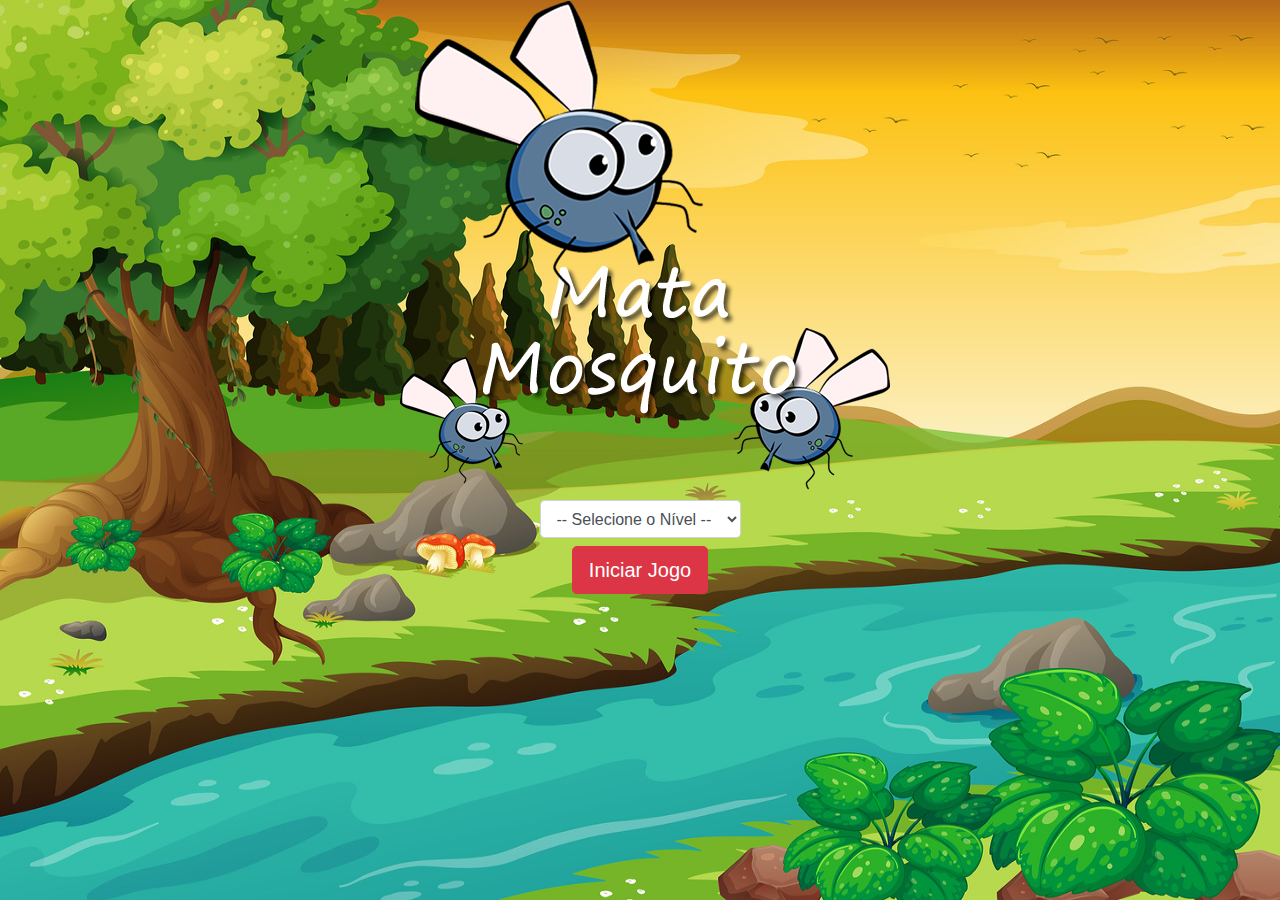
<file: index.html>
<!DOCTYPE html>

<html>
    <head>
        <title>
            
        </title>
        <meta charset="utf-8"/>
        <link rel="stylesheet" href="https://cdn.jsdelivr.net/npm/bootstrap@4.0.0/dist/css/bootstrap.min.css" integrity="sha384-Gn5384xqQ1aoWXA+058RXPxPg6fy4IWvTNh0E263XmFcJlSAwiGgFAW/dAiS6JXm" crossorigin="anonymous">
        </head>
        <link rel="stylesheet" href="estilo.css">
        <script>
            function iniciarJogo() {
                var nivel = document.getElementById('nivel').value     

                if(nivel === '') {
                    alert('Selecione um nível para iniciar o jogo')
                    return false
                }

                window.location.href = 'matamosquito.html?' + nivel
            }
        </script>
    <body>
        <div class="container">
            <div class="row">
                <div class="col">
                    <div class="d-flex justify-content-center">
                        <img src="imagens/game.png"> 
                    </div>
                </div>
            </div>
        </div>

        <div class="container">
            <div class="row">
                <div class="col">
                    <div class="d-flex justify-content-center">
                        <div class="mb-2">
                            <select class="form-control" id="nivel">
                                <option value="">
                                -- Selecione o Nível --
                                </option>
                                <option value="normal">Normal</option>
                                <option value="hard">Hard</option>
                                <option value="impossivel">Impossivel</option>
                            </select>
                        </div>
                    </div>
                </div>
             </div>
                    <div class="row">
                        <div class="col">
                    <div class="d-flex justify-content-center">
                        <button type="button" class="btn btn-danger btn-lg" onclick="iniciarJogo()">Iniciar Jogo</button> 
                    </div>
                </div>
            </div>
        </div>
    </body>
</html>
</file>
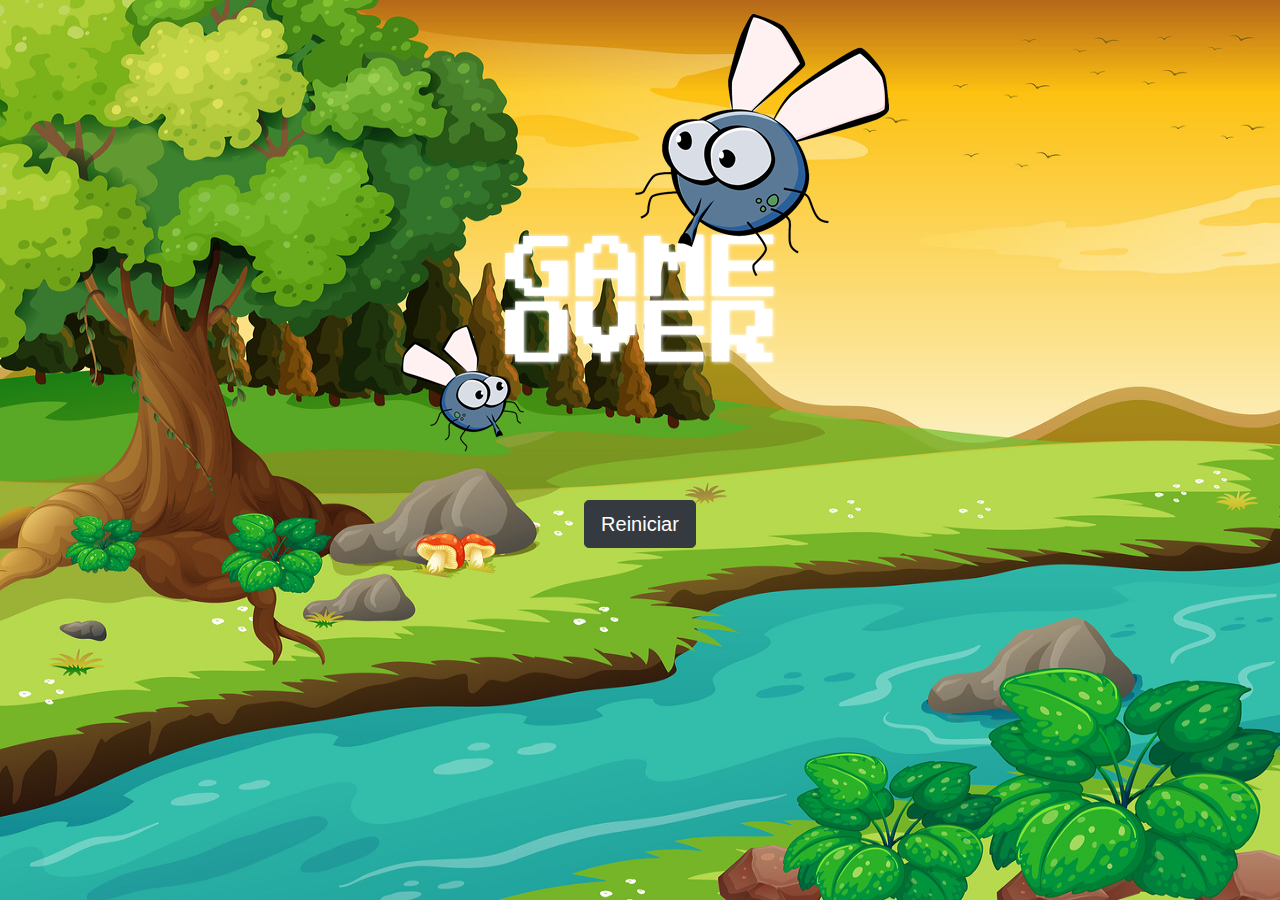
<file: gameover.html>
<!DOCTYPE html>

<html>
    <head>
        <title>
            
        </title>
        <meta charset="utf-8"/>
        <link rel="stylesheet" href="https://cdn.jsdelivr.net/npm/bootstrap@4.0.0/dist/css/bootstrap.min.css" integrity="sha384-Gn5384xqQ1aoWXA+058RXPxPg6fy4IWvTNh0E263XmFcJlSAwiGgFAW/dAiS6JXm" crossorigin="anonymous">    </head>
        <link rel="stylesheet" href="estilo.css">

    <body>
        <div class="container">
            <div class="row">
                <div class="col">
                    <div class="d-flex justify-content-center">
                        <img src="imagens/game_over.png"> 
                    </div>
                </div>
            </div>
        </div>

        <div class="container">
            <div class="row">
                <div class="col">
                    <div class="d-flex justify-content-center">
                        <button type="button" class="btn btn-dark btn-lg" onclick="window.location.href = 'matamosquito.html'">Reiniciar</button> 
                    </div>
                </div>
            </div>
        </div>
    </body>
</html>
</file>
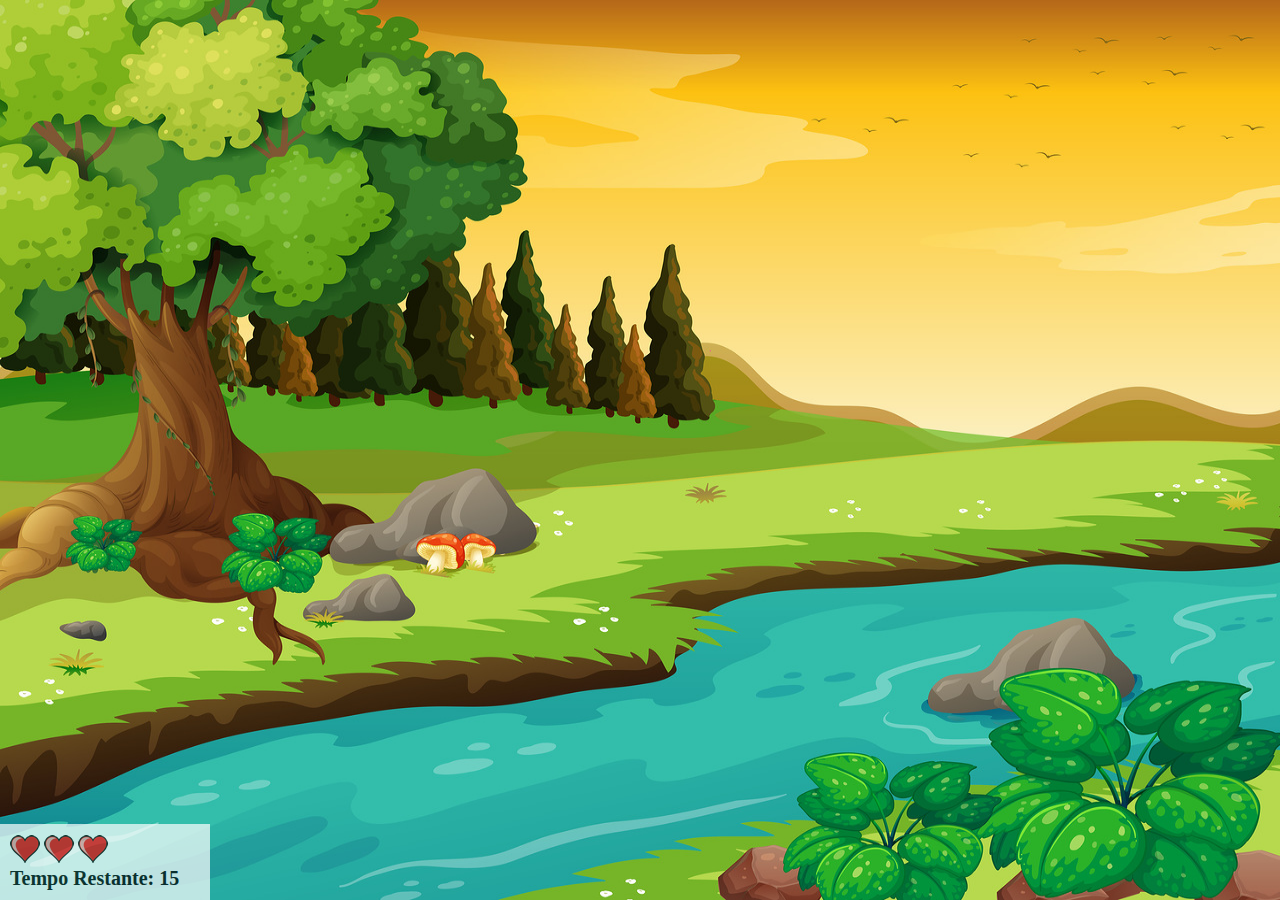
<file: matamosquito.html>
<!DOCTYPE html>
<html>
  <head>
    <meta charset="utf-8">
    <title>Game Mata Mosquito</title>
    <link rel="stylesheet" href="estilo.css">
    <script src="script.js"></script>
  </head>

  <div class="menu">
    <div class="vidas">
      <img id = "v1" src="imagens/coracao_cheio.png">
      <img id = "v2" src="imagens/coracao_cheio.png">
      <img id = "v3" src="imagens/coracao_cheio.png">
    </div>

    <div class="cronometro">
      Tempo Restante: <span id="cronometro"></span>
    </div>

  </div>


  <body onresize="adjustWidth()">
    <script>
      document.getElementById('cronometro').innerHTML = tempo

      setInterval(function() {
        randomPosition()
      }, criaTempo)
    </script>
  </body>

</html>
</file>
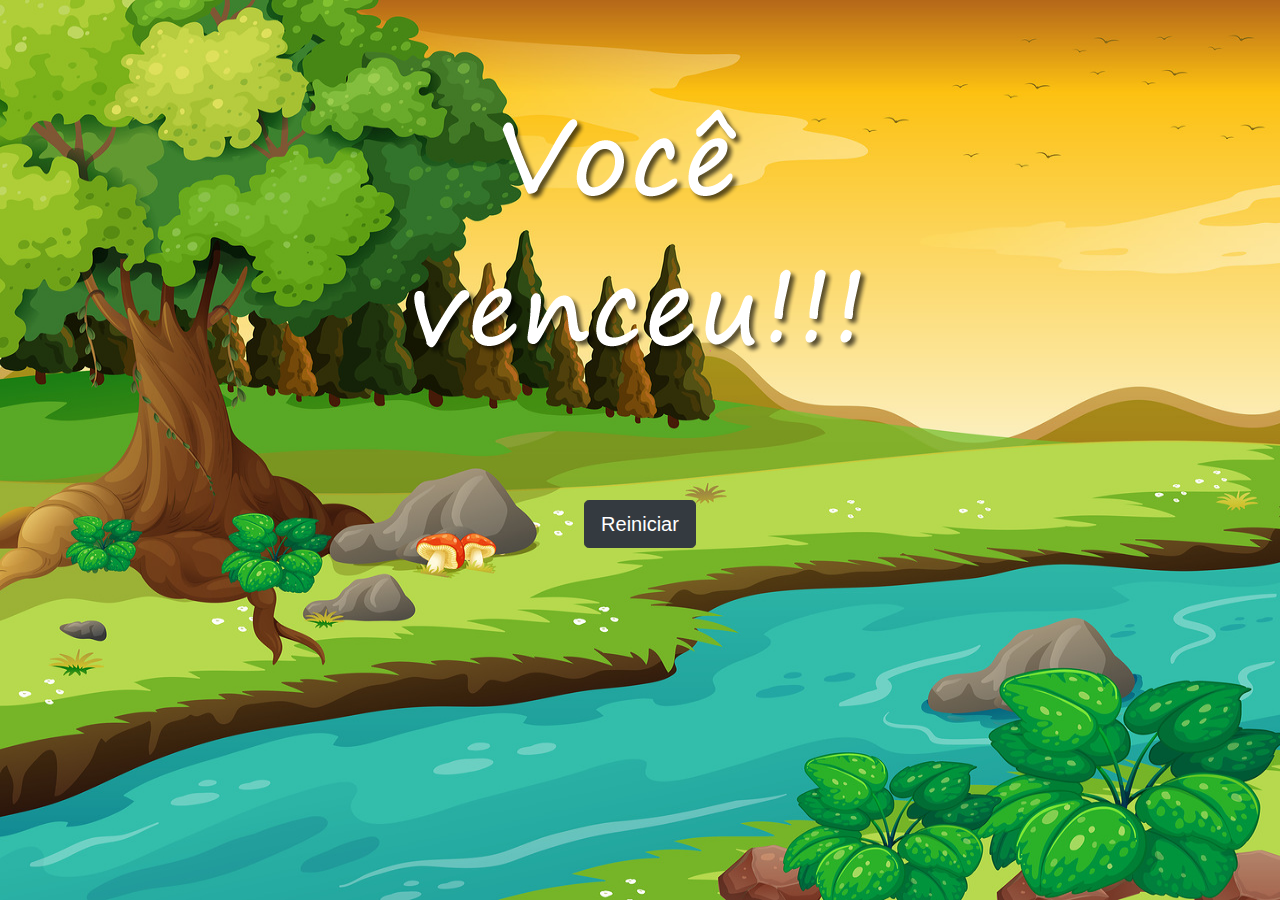
<file: win.html>
<!DOCTYPE html>

<html>
    <head>
        <title>
            
        </title>
        <meta charset="utf-8"/>
        <link rel="stylesheet" href="https://cdn.jsdelivr.net/npm/bootstrap@4.0.0/dist/css/bootstrap.min.css" integrity="sha384-Gn5384xqQ1aoWXA+058RXPxPg6fy4IWvTNh0E263XmFcJlSAwiGgFAW/dAiS6JXm" crossorigin="anonymous">    </head>
        <link rel="stylesheet" href="estilo.css">

    <body>
        <div class="container">
            <div class="row">
                <div class="col">
                    <div class="d-flex justify-content-center">
                        <img src="imagens/vitoria.png"> 
                    </div>
                </div>
            </div>
        </div>

        <div class="container">
            <div class="row">
                <div class="col">
                    <div class="d-flex justify-content-center">
                        <button type="button" class="btn btn-dark btn-lg" onclick="window.location.href = 'matamosquito.html'">Reiniciar</button> 
                    </div>
                </div>
            </div>
        </div>
    </body>
</html>
</file>
<file: estilo.css>
html {
    cursor: url(imagens/mata_mosca.png) 30 30, auto;
}

body {
    background-image: url(imagens/bg.jpg);
    background-repeat: no-repeat;
    background-size: 100vw 100vh;
}



.mosquito1 {
    width: 50px;
    height: 50px;
}

.mosquito2 {
    width: 70px;
    height: 70px;
}

.mosquito3 {
    width: 35px;
    height: 35px;
}

.ladoB {
    transform: scaleX(-1);
}

.menu {
    position: absolute;
    width: 190px;
    padding: 10px;
    left: 0px;
    bottom: 0px;
    border-top: solid 1px #fff;
    background-color: #fff;
    opacity: 0.7;
}

.vidas {
    float: left;
}

.cronometro {
    float: left;
    font-size: 20px;
    font-weight: bold;    
}
</file>
